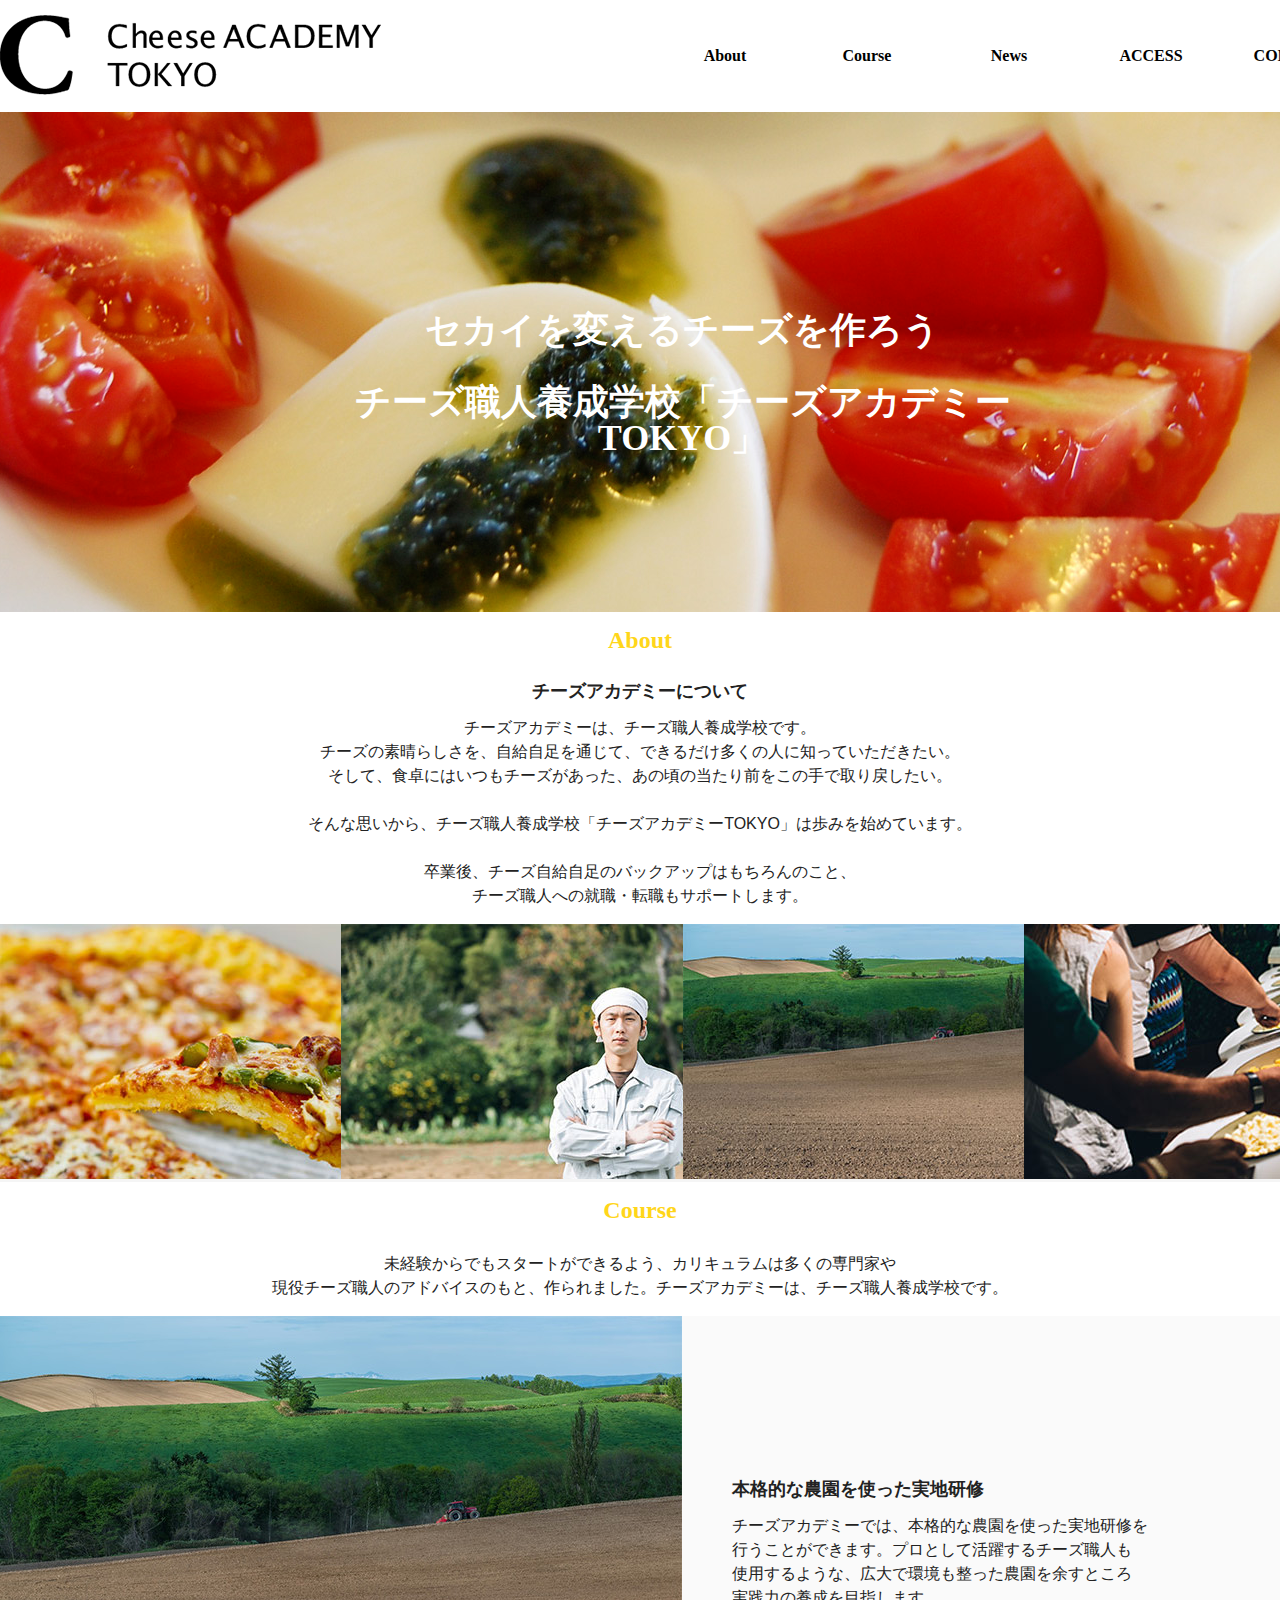
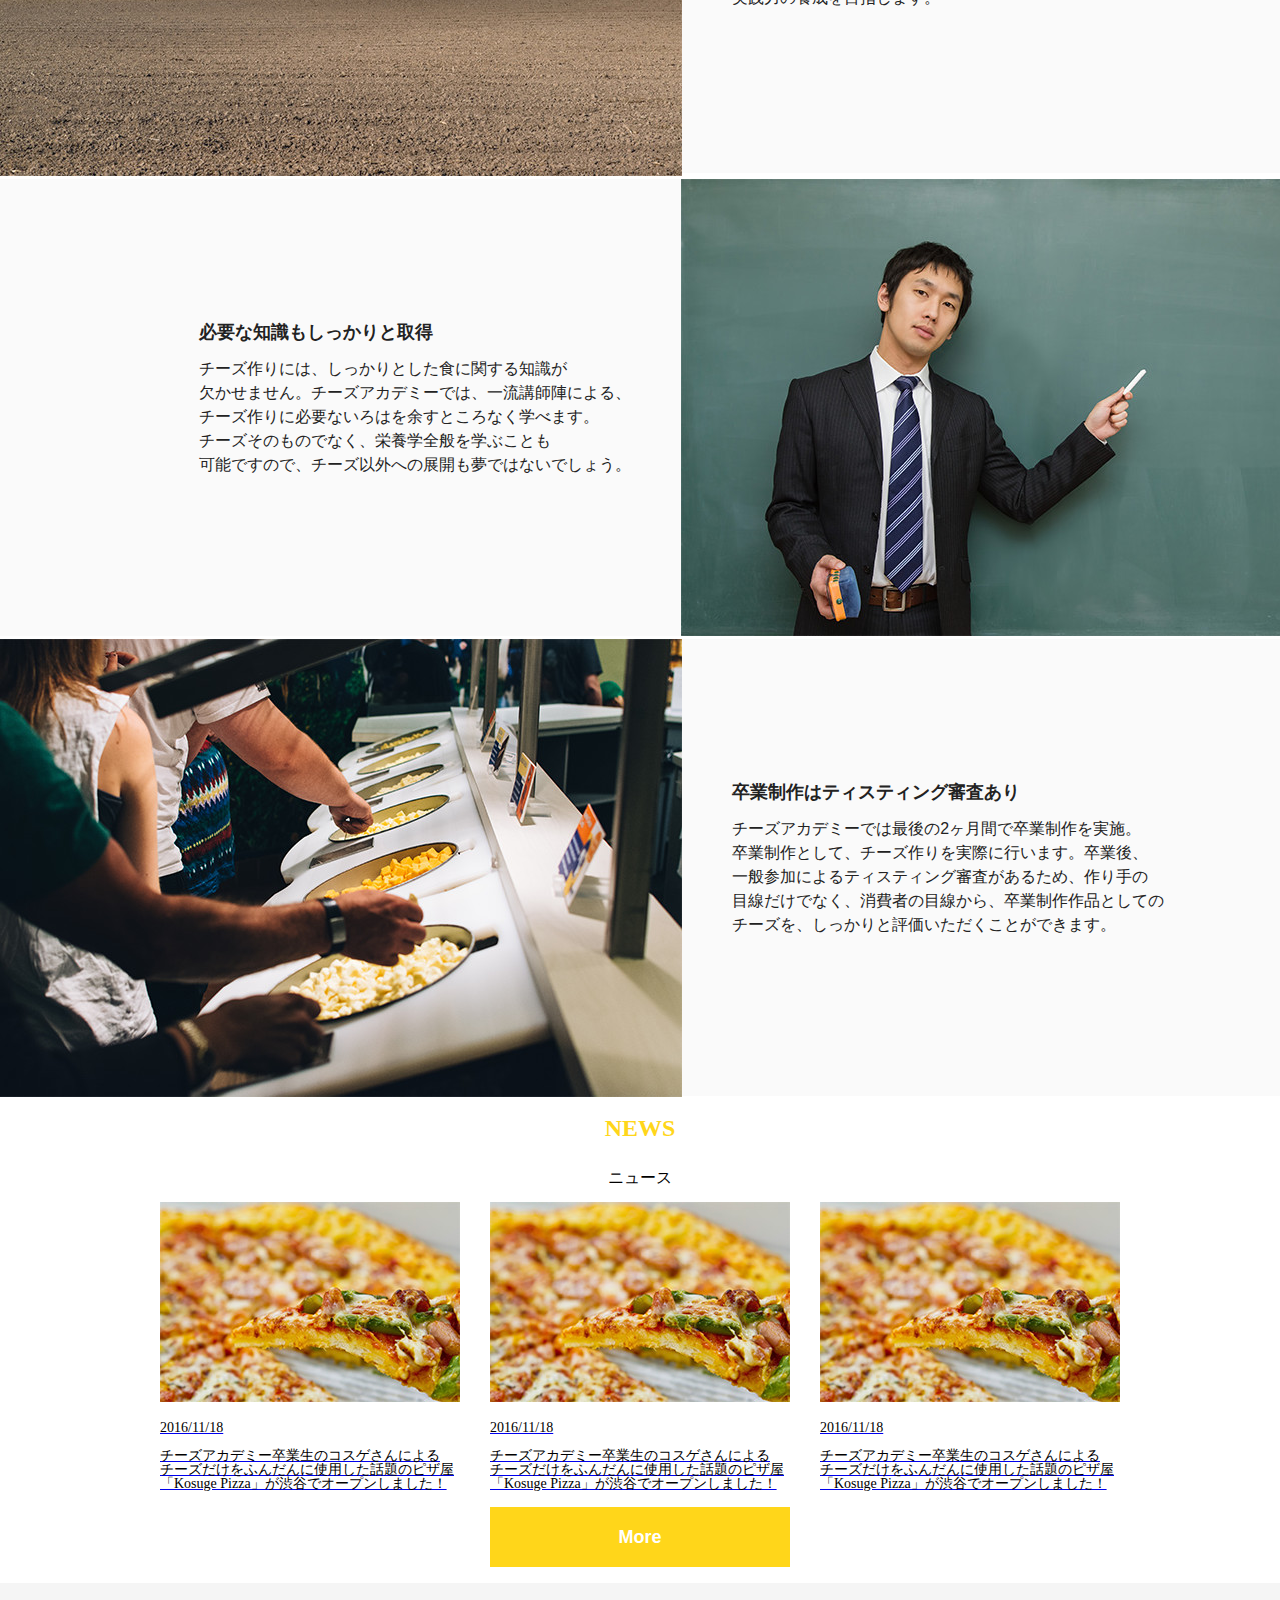
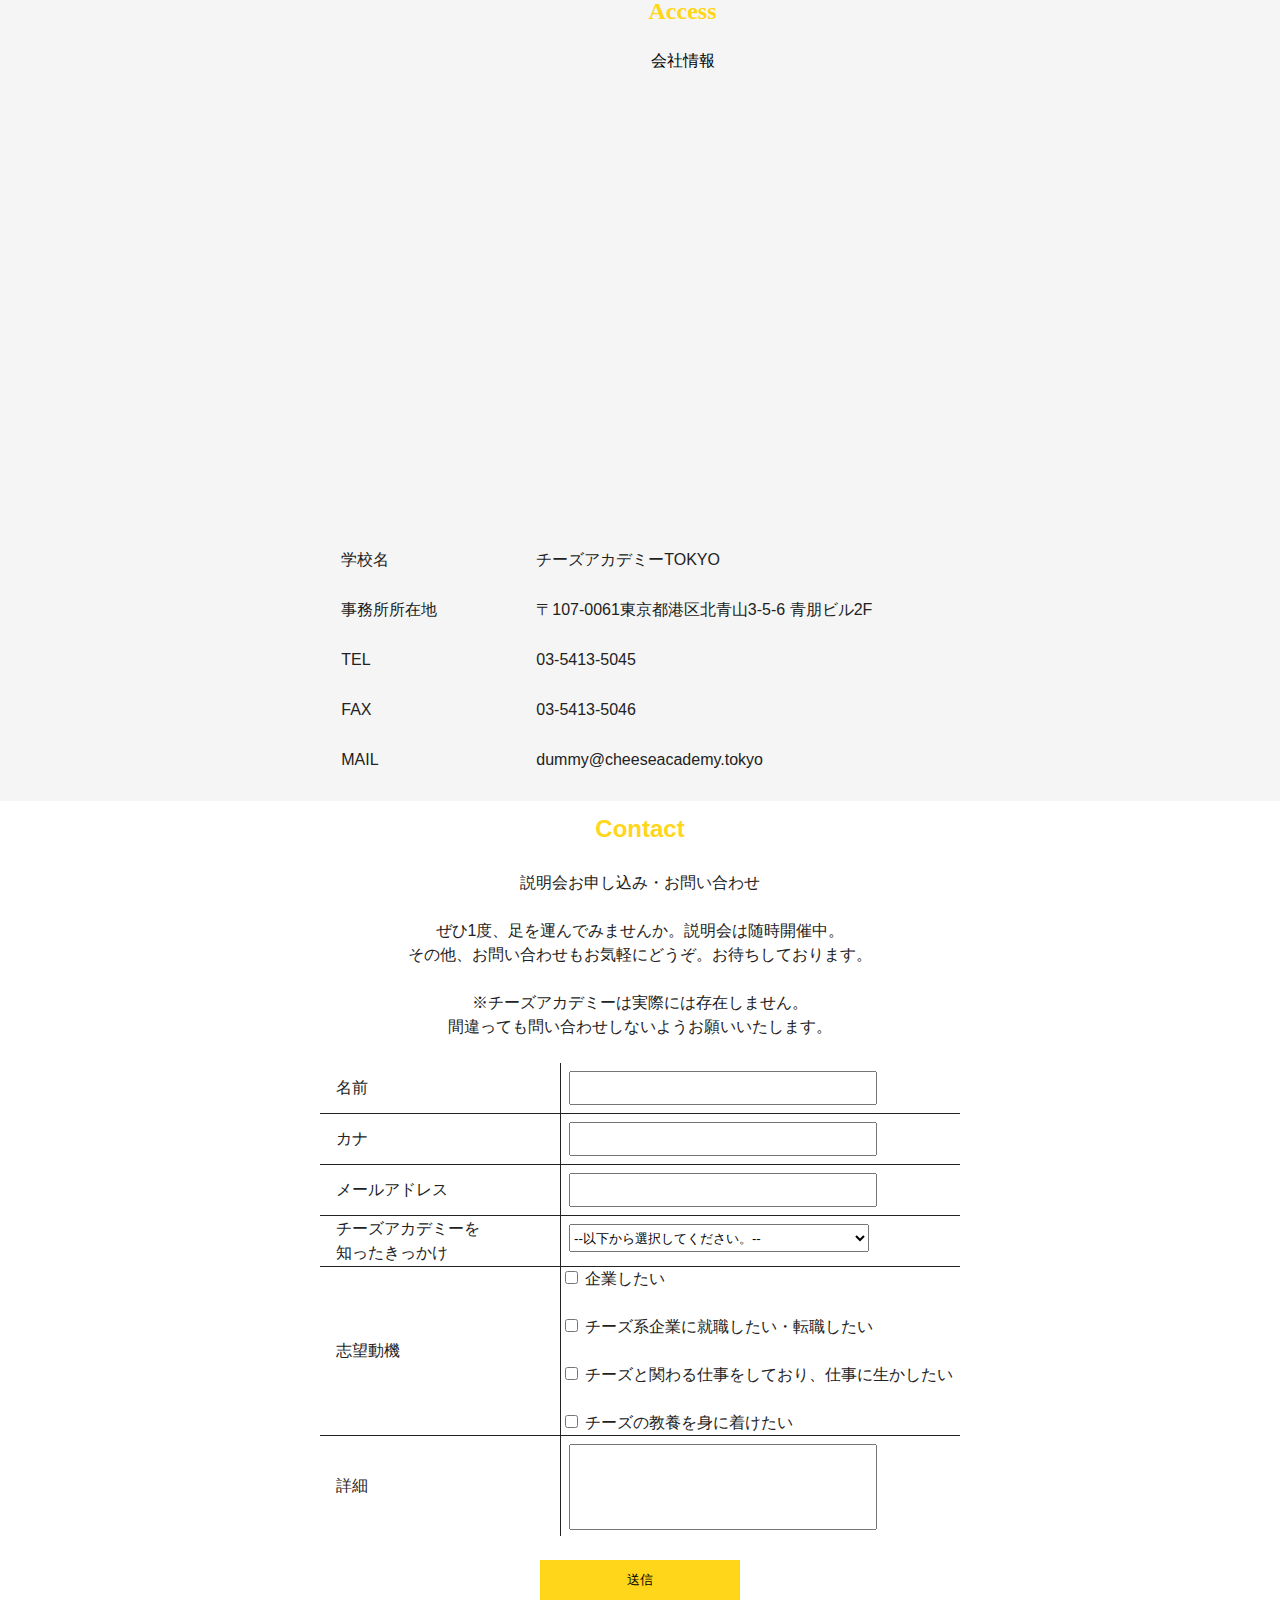
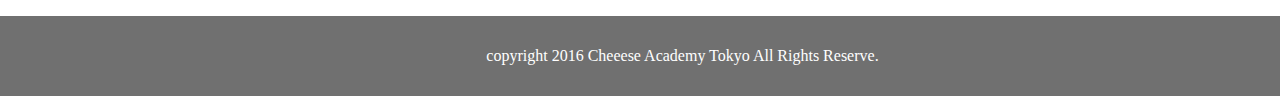
<file: index.html>
<!DOCTYPE html>
<html lang="ja">
<!-- 最初の設定は終わっています　必要な方は触ってください -->

<head>
  <meta charset="UTF-8">
  <meta name="viewport" content="width=device-width, initial-scale=1.0">
  <meta http-equiv="X-UA-Compatible" content="ie=edge">
  <title>チーズアカデミー</title>
  <link rel="stylesheet" href="css/reset.css">
  <link rel="stylesheet" href="css/style.css">
</head>
<!-- 最初の設定は終わっています必要な方は触ってください -->

<body>

<!-- ---------------------ヘッダー ----------------------------->
<header>
  <br>
  <div class = "parent header_parent">
    <div><img src="./img/header_logo.png" alt="logo"></div>

    <div>
      <ul id = "nav">
        <li><a href="#about">About</a></li>
        <li><a href="#course">Course</a></li>
        <li><a href="#news">News</a></li>
        <li><a href="#access">ACCESS</a></li>
        <li><a href="#contact">CONTACT</a></li>
      </ul>
    </div>

  </div>
</header>
<!-- ------------------------------------------------------- -->

<br class = "br60">

<!-- --------------------メイン画像----------------------------->
<div class = "parent_main_img">
  <div><img src="./img/mainbg.png" alt="mainbg"></div>
  <div class = "main_img_text">
    <p>セカイを変えるチーズを作ろう</p>
    <br class = "br30">
    <p>チーズ職人養成学校「チーズアカデミーTOKYO」</p>
  </div>
</div>
<!-- ------------------------------------------------------- -->

<br class = "br60">

<div id = "about" class = "center">
  <p class = "Etitle">About</p>
  <p class = "Jtitle">チーズアカデミーについて</p>
  <br class = "br60">
  <div class = "text">
    <p>チーズアカデミーは、チーズ職人養成学校です。
    <p>チーズの素晴らしさを、自給自足を通じて、できるだけ多くの人に知っていただきたい。</p>
    <p>そして、食卓にはいつもチーズがあった、あの頃の当たり前をこの手で取り戻したい。</p>
    <br class = "br40">
    <p>そんな思いから、チーズ職人養成学校「チーズアカデミーTOKYO」は歩みを始めています。</p>
    <br class = "br40">
    <p>卒業後、チーズ自給自足のバックアップはもちろんのこと、</p>
    <p>チーズ職人への就職・転職もサポートします。</p>
  </div>
</div>

<br class = "br80">

<div class = "parent img_parent">
  <div class = "img"><img src="./img/about_01.jpg" alt="about_01"></div>
  <div class = "img"><img src="./img/about_02.jpg" alt="about_02"></div>
  <div class = "img"><img src="./img/about_03.jpg" alt="about_03"></div>
  <div class = "img"><img src="./img/about_04.jpg" alt="about_04"></div>
</div>

<br class = "br60">

<!-- -----------------------Course部分 ------------------------------------- -->
<div class = "div1" id = "course">
  <p class = "Etitle">Course</p>
  <div class = "text">
    <p>未経験からでもスタートができるよう、カリキュラムは多くの専門家や</p>
    <p>現役チーズ職人のアドバイスのもと、作られました。チーズアカデミーは、チーズ職人養成学校です。</p>
  </div>
</div>

<br class = "br60">

<!-- Courseその１ -->
<div class = "course1">
  <div class = "course_text">
    <div class = "course_text2">
      <p class = "Jtitle">本格的な農園を使った実地研修</p>
      <br class = "br40">
      <div class = "text">
        <p>チーズアカデミーでは、本格的な農園を使った実地研修を</p>
        <p>行うことができます。プロとして活躍するチーズ職人も</p>
        <p>使用するような、広大で環境も整った農園を余すところ</p>
        <p>実践力の養成を目指します。</p>
      </div>
      
    </div>
  </div>

  <div><img src="./img/course_01.jpg" alt="course_01"></div>

</div>

<!-- Courseその２ -->
<div class = "course2">
  <div class = "course_text">
    <div class = "course_text3">
      <p class = "Jtitle">必要な知識もしっかりと取得</p>
      <br class = "br40">
      <div class = "text">
        <p>チーズ作りには、しっかりとした食に関する知識が</p>
        <p>欠かせません。チーズアカデミーでは、一流講師陣による、</p>
        <p>チーズ作りに必要ないろはを余すところなく学べます。</p>
        <p>チーズそのものでなく、栄養学全般を学ぶことも</p>
        <p>可能ですので、チーズ以外への展開も夢ではないでしょう。</p>
      </div>
      
      <br>
    </div>
  </div>

  <div><img src="./img/course_02.jpg" alt="course_02"></div>
</div>

<!-- Courseその３ -->
<div class = "course1">
  <div class = "course_text">
    <div class = "course_text2">
      <p class = "Jtitle">卒業制作はティスティング審査あり</p>
      <br class = "br40">
      <div class = "text">
        <p>チーズアカデミーでは最後の2ヶ月間で卒業制作を実施。</p>
        <p>卒業制作として、チーズ作りを実際に行います。卒業後、</p>
        <p>一般参加によるティスティング審査があるため、作り手の</p>
        <p>目線だけでなく、消費者の目線から、卒業制作作品としての</p>
        <p>チーズを、しっかりと評価いただくことができます。</p>
      </div>
      <br>
    </div>
  </div>
   <div><img src="./img/course_03.jpg" alt="course_03"></div>
</div>

<!-- -------------------------------------------------------------------------------->

<br class = "br60">

<!-- --------------------------news部分----------------------------------------------->
<div class = "center">
  <p class = "Etitle" id = "news">NEWS</p>
  <p>ニュース</p>
  <br class = "br60">
</div>

<!-- --------------------------記事部分 ---------------------------------------------->
<div class = "news_par1">
  <a href="news.html"><div class = "news_par2">
    <div class = "news_chi1"><img src="./img/news_img.jpg" alt="about_01"></div>

    <br class = "br30">

    <div class = "news_chi1">
      <p>2016/11/18</p>
      <br class = "para">
      <p>チーズアカデミー卒業生のコスゲさんによる</p>
      <p>チーズだけをふんだんに使用した話題のピザ屋</p>
      <p>「Kosuge Pizza」が渋谷でオープンしました！</p>
    </div>
  </div></a>

  <a href="news.html"><div class = "news_par2">

    <div class = "news_chi1"><img src="./img/news_img.jpg" alt="about_01"></div>

    <br class = "br30">

    <div class = "news_chi1">
      <p>2016/11/18</p>
      <br class = "para">
      <p>チーズアカデミー卒業生のコスゲさんによる</p>
      <p>チーズだけをふんだんに使用した話題のピザ屋</p>
      <p>「Kosuge Pizza」が渋谷でオープンしました！</p>
    </div>

  </div></a>

  <a href="news.html"><div class = "news_par2">

    <div class = "news_chi1"><img src="./img/news_img.jpg" alt="about_01"></div>

    <br class = "br30">

    <div class = "news_chi1">
      <p>2016/11/18</p>
      <br class = "br30">
     <p>チーズアカデミー卒業生のコスゲさんによる</p>
     <p>チーズだけをふんだんに使用した話題のピザ屋</p>
     <p>「Kosuge Pizza」が渋谷でオープンしました！</p>
    </div>

  </div></a>

</div>
<!-- ------------------------------------------------------------------------------------->

<br>

<!-- -------------------------------more部分-------------------------------------------- -->
<div class = "parent more_par">
  <button class = "more">More</button>
</div>
<!-- ------------------------------------------------------------------------------------->

<br class = "br80">

<!-- -----------------------------------access部分-------------------------------------- -->
<div class = "access_par">
  <div class = "center">
    <br class = "br60">
    <p class = "Etitle"  id = access>Access</p>
    <p>会社情報</p>
  </div>

  <br class = "para">

  <div><iframe class = "map" 
  src="https://www.google.com/maps/embed?pb=!1m18!1m12!1m3!1d3241.
  394432923434!2d139.71146137625783!3d35.66728873073888!2m3!1f0!2f0!3f0!3m2!
  1i1024!2i768!4f13.1!3m3!1m2!1s0x60188c9faa249f2b%3A0x3563e92b2a0598d3!
  2z44CSMTA3LTAwNjEg5p2x5Lqs6YO95riv5Yy65YyX6Z2S5bGx77yT5LiB55uu77yV4oiS77yW!
  5e0!3m2!1sja!2sjp!4v1720246872184!5m2!1sja!2sjp" >
  </iframe></div>
  
  <div class = "accecc_table_par">
    <table class = "access_table">
      <tr> <td class = "text access_left_cell">学校名</td> <td class = "text access_right_cell">チーズアカデミーTOKYO</td> </tr>
      <tr> <td class = "text access_left_cell">事務所所在地</td> <td class = "text access_right_cell">〒107-0061東京都港区北青山3-5-6 青朋ビル2F</td> </tr>
      <tr> <td class = "text access_left_cell">TEL</td > <td class = "text access_right_cell">03-5413-5045</td> </tr>
      <tr> <td class = "text access_left_cell">FAX</td > <td class = "text access_right_cell">03-5413-5046</td> </tr>
      <tr> <td class = "text access_left_cell">MAIL</td > <td class = "text access_right_cell">dummy@cheeseacademy.tokyo</td> </tr>
    </table>
  </div>

<br class = "60br">
</div>
<!-- ------------------------------------------------------------------------------------->

<!-- -----------------------------------Contact部分------------------------------------- -->
<br class = "60br">

<div class = "text div1">
  <p class = "Etitle" id = "contact">Contact</p>
  <p>説明会お申し込み・お問い合わせ</p>
  <br class = "br60">
  
  <p>ぜひ1度、足を運んでみませんか。説明会は随時開催中。</p>
  <p>その他、お問い合わせもお気軽にどうぞ。お待ちしております。</p>
  <br class = "br30">
  <p>※チーズアカデミーは実際には存在しません。</p>
  <p>間違っても問い合わせしないようお願いいたします。</p>
  <br class = "br60">
</div>

<!-------------------------------------- 問い合わせ部分---------------------------------- -->
<div class = "text div_table">
  <form action="">
    <table class = "table">
      <tr> <td class = "th-left">　名前</td> <td class = "th-right"><input class = "contact_input_text" type="text"></td> </tr>
      <tr> <td class = "th-left">　カナ</td> <td class = "th-right"><input class = "contact_input_text" type="text"></td> </tr>
      <tr> <td class = "th-left">　メールアドレス</td> <td class = "th-right"><input class = "contact_input_text" type="email"></td> </tr>
      <tr> <td class = "th-left"><p>　チーズアカデミーを</p>　知ったきっかけ</td>
        <div>
          <td class = "th-right">
            <select name="select" class="contact_input_text select">
            <option value="">--以下から選択してください。--</option>
            <option value="google">google選択</option>
            <option value="SNS">SNS</option>
            <option value="shokai">紹介</option>
            <option value="tamatama">たまたま通りかかった</option>
            <option value="another">その他</option>
            </select>
          </td>
        </div>
      <tr> <td class = "th-left">　志望動機</td>
        <td class = "th-right">
          <div>
            <input type="checkbox" name="radio_Motivation" value = "企業したい">
            <label for="企業したい">企業したい</label>
          </div>
          <br class = "br24">
          <div>
            <input type="checkbox" name="radio_Motivation" value = "チーズ系企業に就職したい・転職したい">
            <label for="チーズ系企業に就職したい・転職したい">チーズ系企業に就職したい・転職したい</label>
          </div>
          <br class = "br24">
          <div>
            <input type="checkbox" name="radio_Motivation" value = "チーズと関わる仕事をしており、仕事に生かしたい">
            <label for="チーズと関わる仕事をしており、仕事に生かしたい">チーズと関わる仕事をしており、仕事に生かしたい</label>
          </div>
          <br class = "br24">
          <div>
            <input type="checkbox" name="radio_Motivation" value = "チーズの教養を身に着けたい">
            <label for="チーズの教養を身に着けたい">チーズの教養を身に着けたい</label>
          </div>
        </td>
      <tr> <td class = "th-bottom">　詳細</td> <td class = "th_bottom_right"><input class = "contact_input_text2"　type="text"></td> </tr>
    </table>
  <br>
  <div><input  class = "div_send" type="submit" value="送信" /></div>
      
  </form>
</div>

      <!-- ------------------------------------------------------------------------------------->
      <br>

<footer>
  <div class = "parent footer_parent">
    <div class = "footer_text">copyright 2016 Cheeese Academy Tokyo All Rights Reserve.</div>
  </div>
</footer>

<br class = "br120">


  <!-- ここから上にコードを書く -->
  <!-- この中に記述していく -->
  <script src="https://code.jquery.com/jquery-3.2.1.min.js"></script>
  <script src="js/main.js"></script>
</body>

</html>
</file>
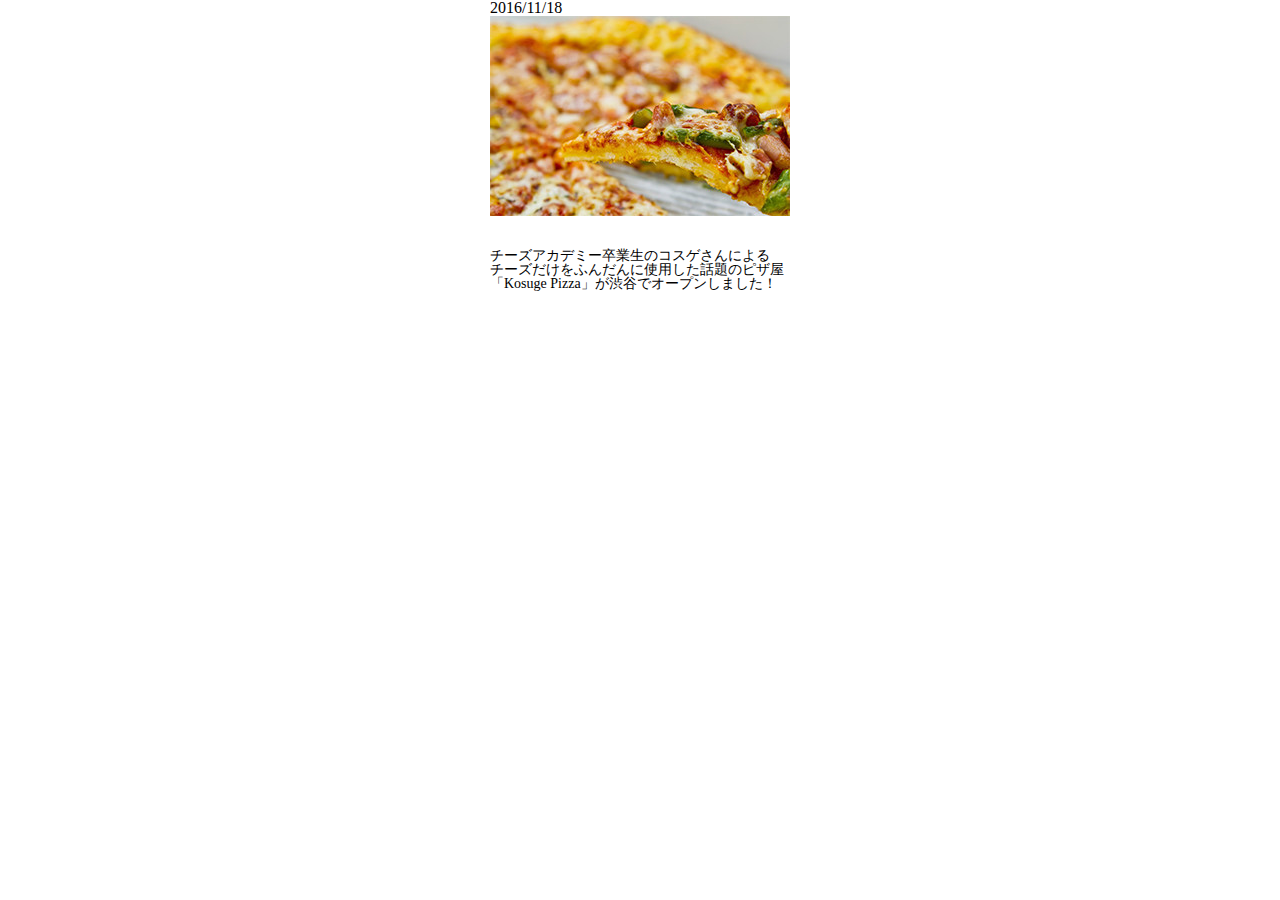
<file: news.html>
<!DOCTYPE html>
<html lang="ja">
<!-- 最初の設定は終わっています　必要な方は触ってください -->

<head>
  <meta charset="UTF-8">
  <meta name="viewport" content="width=device-width, initial-scale=1.0">
  <meta http-equiv="X-UA-Compatible" content="ie=edge">
  <title>チーズアカデミー</title>
  <link rel="stylesheet" href="css/reset.css">
  <link rel="stylesheet" href="css/style.css">
</head>
<!-- 最初の設定は終わっています必要な方は触ってください -->

<body>

<div class = "news_par2">
    <h1>2016/11/18</h1>
    <div class = "news_chi1"><img src="./img/news_img.jpg" alt="about_01"></div>
    <br class = "br30">
    
    <div class = "news_chi1">
    <br class = "br30">
    <p>チーズアカデミー卒業生のコスゲさんによる</p>
    <p>チーズだけをふんだんに使用した話題のピザ屋</p>
    <p>「Kosuge Pizza」が渋谷でオープンしました！</p>
  </div>
  </div>

  <script src="https://code.jquery.com/jquery-3.2.1.min.js"></script>
  <script src="js/main.js"></script>
</body>

</html>
</file>
<file: css/style.css>
/* 親が持つ共通要素 */
.center{
    text-align:center;
}

.parent{
  display: block;
  margin: auto;

  display:flex;
  align-items: center;
}

/* 本文に関する共通要素 */
.text{
    font-size: 16px;
    color: #222;
    font-family: 'Meiryo UI', sans-serif;
    line-height: 150%; /* 行の高さを指定する */
}
/* タイトルに関する共通要素 */
.Etitle{
  font-size: 24px;
  color: #ffd61a;
  margin-bottom: 30px;
  font-weight: bold;
}

.Jtitle{
  font-size: 18px;
  color: #222;
  font-weight: bold;
}

/* 表に関する共通要素 */
.th-right{
  border-bottom: solid 2px;
  vertical-align: middle;
}

.th-left{
  font-size: 16px;
  color: #222;
  border-right: solid 2px;
  border-bottom: solid 2px;
  vertical-align: middle;
  width: 37.5%;
  height: 100px;
}

.div_send{
  text-align: center;
  background: #ffd61a;
  border: none;
  width:  200px;
  height: 40px;
  display: block;
  margin: auto;
}

.th-bottom{
  border-right: solid 2px;
  width: 37.5%;
  height: 100px;
}

/*---------------行間クラス一覧---------------------*/
/*30px*/
.br24{
  margin-bottom: 24px;
  }

/*30px*/
.br30{
  margin-bottom: 30px;
  }

/*40px*/
.br40{
  margin-bottom: 40px;
  }

/*60px*/
.br60{
  margin-bottom: 60px;
  }

/*80px*/
.br80{
  margin-bottom: 80px;
  }

  .br120{
    margin-bottom: 120px;
    }
  
/*---------------------------------------------------*/

/*-----------------headerに関する定義---------------*/
.header_parent{
  width:1365px;
  height:80px;
  
  flex-direction: row;
  justify-content: space-between;
}

#nav{
  list-style: none;
  display: flex;
}

#nav li{ 
  width: 140px;
  text-align: center;
  background-color: #ffffff;

  height: 50px;
  line-height: 50px;
  margin-right: 2px;
}
   
#nav li a {
  text-decoration: none;
  color: #000000;
  font-weight: bold;
  padding: 24px;
}
    
  /*--------------------------------------------------*/


  /*-------------------メイン画像-----------------------*/
  
  .parent_main_img{
    width:1365px;
    height:500px;
    
    display: block;
    margin: auto;

    position: relative;
  }

  .main_img_text{
    width: 60%;
    height: 20%;
    text-align:center;

    position: absolute;
    top:40%;
    left:20%;

    font-size: 36px;
    font-weight: bold;
    color: #ffffff;
}

/*----------------------------------------------------------*/


  .img_parent{
    width: 1365px;
    background: whitesmoke;
    
    flex-direction: row-reverse;
    justify-content: space-between;
  }

  .img{
    width: 25%;
  }




/*フォントについて*/


.text_font{
  font-size: 16px;
  color: #222;
  font-family:'メイリオ', 'Meiryo', sans-serif;
  line-height: 120%; /* 行の高さを指定する */
}

.text{
  font-size: 16px;
  color: #222;

}


    
/*---------------------Course部分---------------------*/
.div1{
    text-align:center;
}

.course1{
  width:1365px;

  display: block;
  margin: auto;

  display:flex;
  flex-direction: row-reverse;
  justify-content: center;

}

.course2{

  width:1365px;

  display: block;
  margin: auto;

  display:flex;
  flex-direction: row;
  justify-content: center;
}

.course_text{
  width:50%;
  height:457px;
  position: relative;

  background: #fafafa;

  display: flex;
  align-items: center;
}

.course_text2{
  width: 480px;
  
  position: absolute;
  left: 50px;

  background: #fafafa;
}

.course_text3{
  
  position: absolute;
  right: 50px;

  background: #fafafa;
}

/*-----------------------------------------------------*/

/* --------------------news部分 --------------------*/
.news_par1{
  /* background: rgb(241, 8, 8); */
  width:960px;

  display: block;
  margin: auto;

  display:flex;
  align-items: center;
  flex-direction: row;
  justify-content: space-between;
  row-gap: 30px;
}

.news_par2{
  /* background: rgb(241, 8, 8); */
  width: 300px;
  display: block;
  margin: auto;
}

.news_chi1{
  /* background: blueviolet; */
  width: 300px;
  font-size: 14px;
  color: black;
}

/* ---------------------------------------------------*/

/* -------------------- more部分 ----------------------*/
.more_par{
  width: 300px;
  height: 60px;
  display:flex;
  justify-content: center;

}

.more{
background-color: #ffd61a;
width: 300px;
height: 60px;

border: none;

justify-content: center;
align-items: center;

color: white;
font-weight: bold;
display: flex;
font-style: 'メイリオ', 'Meiryo', sans-serif;
font-size: 18px;
}

.more:hover {
  background-color: bisque;
}

/* -----------------------Access部分---------------------- */
.access_par{
  width:1365px;
  background: whitesmoke;
  display: block;
  margin: auto;
}

.access_text{
  display:flex;
  justify-content: center;
}

.map{
  width: 1365px;
  height: 450px;
  display: block;
  margin: auto;
}

.accecc_table_par{
  display:flex;
  justify-content: center;
}

.access_table{
  border-collapse: collapse;
  width:  50%;
  table-layout: fixed;

}

.access_left_cell{
  table-layout: fixed;
  vertical-align: middle;
  height: 50px;
  width: 40px;
}

.access_right_cell{
  table-layout: fixed;
  vertical-align: middle;
  height: 50px;
  width: 100px;
}

/* --------------------------------------------------------- */

.div_table{
  width: 640px;
  
  display: block;
  margin: auto;

}

.table {
  border-collapse: collapse;
  width:  100%;
  height: 328;
  table-layout: fixed; 
}



.left_cell{
  background-color: #707070;
}

.th-left{
  font-size: 16px;
  color: #222;
  border-right: solid 1px;
  border-bottom: solid 1px;
  vertical-align: middle;
  width: 37.5%;
  height: 50px;
}

.th-right{
  border-bottom: solid 1px;
  vertical-align: middle;
  position: relative;
}

.th_bottom_right{
  vertical-align: middle;
  position: relative;
}

.contact_input_text2{
  position: absolute;
  left: 8px;
  top: 8px;
  bottom: 8px;
  width: 300px;
  height: 80px;
}

.contact_input_text{
  position: absolute;
  left: 8px;
  top: 8px;
  bottom: 8px;
  width: 300px;
  height: 28px;
}

.div_send{
  text-align: center;
  background: #ffd61a;
  border: none;
  width:  200px;
  height: 40px;
  display: block;
  margin: auto;
}

.th-bottom{
  font-size: 16px;
  color: #222;
  vertical-align: middle;
  border-right: solid 1px;
  width: 37.5%;
  height: 100px;
}

.footer_parent{
  width:1365px;
  height:80px;
  background: #707070;
  flex-direction: row-reverse;
  justify-content: space-between;
  justify-content: center;
}

.footer_text{
  color: white;
}


/* ここから下に記載していく */
</file>
